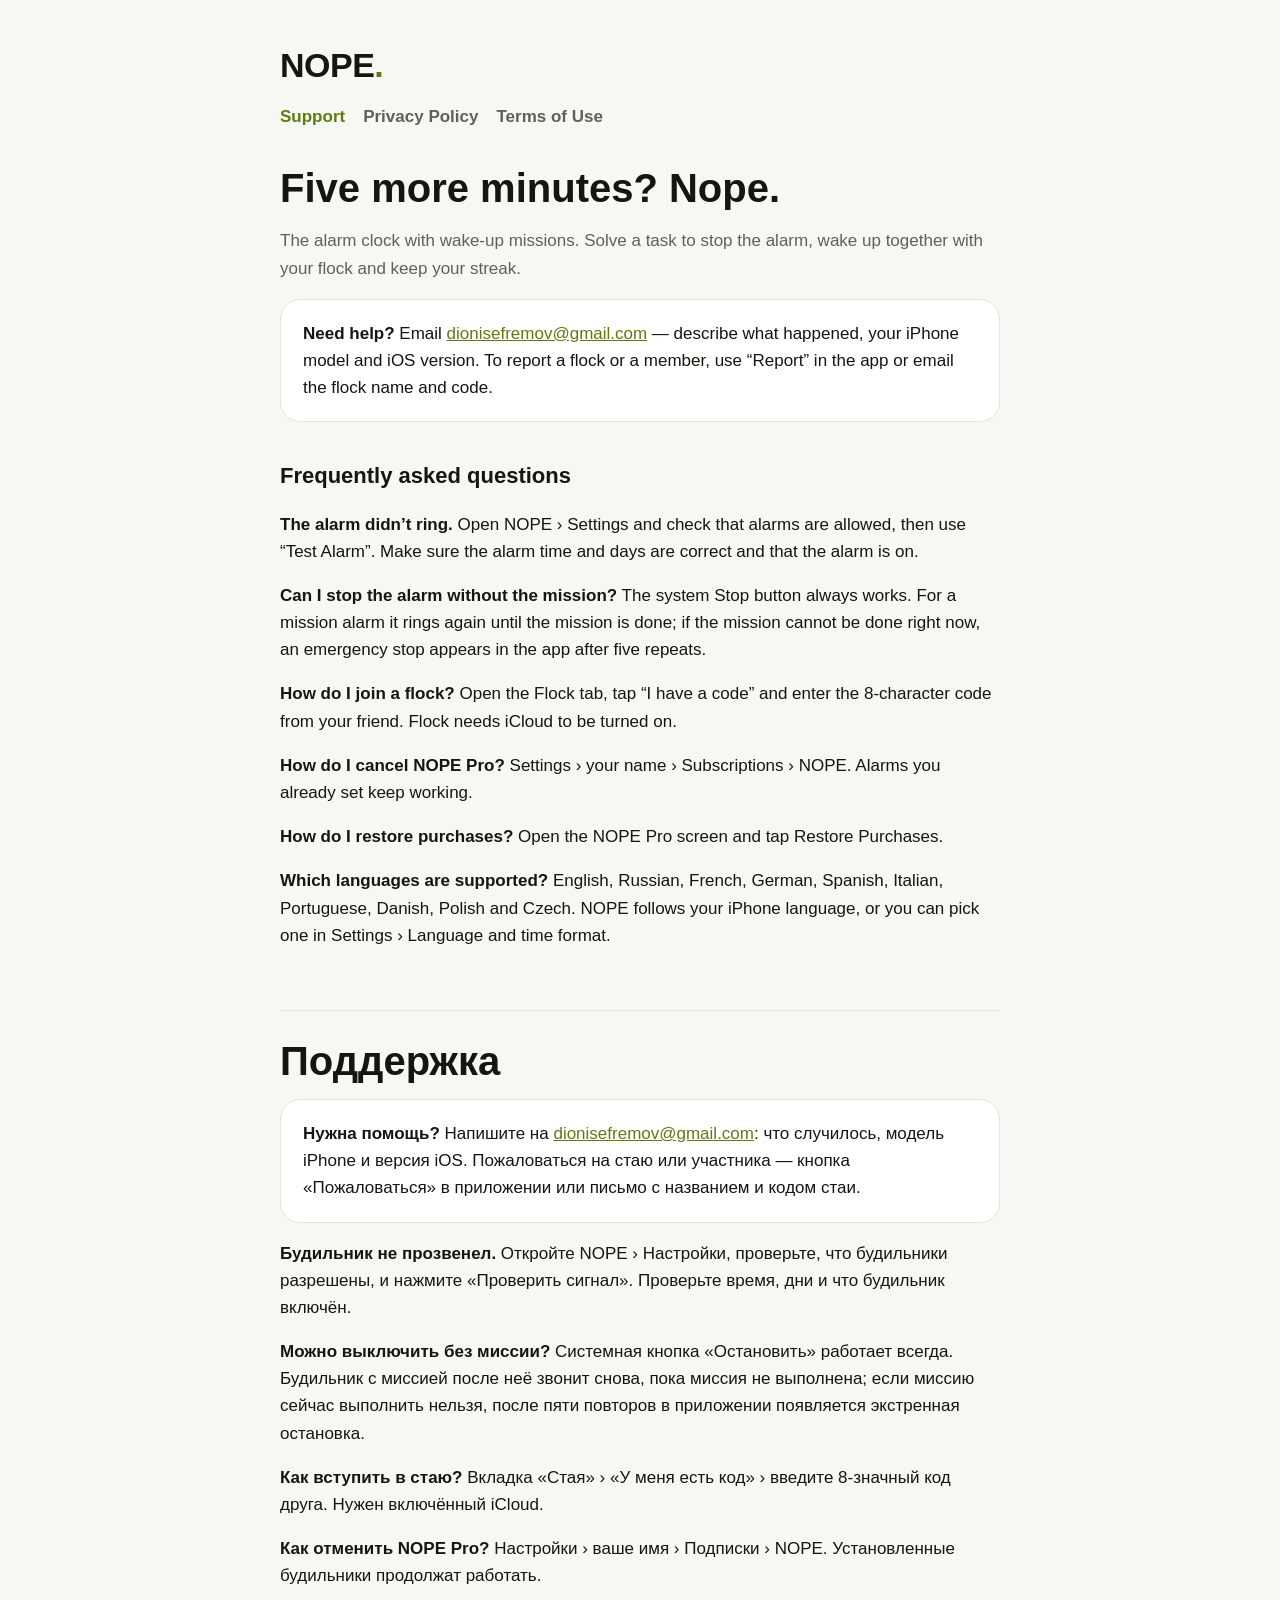
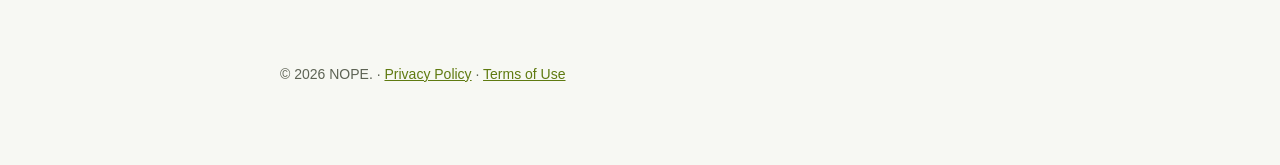
<file: index.html>
<!doctype html>
<html lang="en">
<head>
<meta charset="utf-8">
<meta name="viewport" content="width=device-width, initial-scale=1">
<title>NOPE Support</title>
<meta name="description" content="Support for NOPE — the alarm clock with wake-up missions for iPhone.">
<link rel="stylesheet" href="style.css">
</head>
<body>
<main>
<a class="brand" href="./">NOPE<span>.</span></a>
<nav><a href="./" aria-current="page">Support</a><a href="privacy.html">Privacy Policy</a><a href="terms.html">Terms of Use</a></nav>

<h1>Five more minutes? Nope.</h1>
<p class="muted">The alarm clock with wake-up missions. Solve a task to stop the alarm, wake up together with your flock and keep your streak.</p>

<div class="card"><strong>Need help?</strong> Email <a href="mailto:dionisefremov@gmail.com?subject=NOPE%20support">dionisefremov@gmail.com</a> — describe what happened, your iPhone model and iOS version. To report a flock or a member, use “Report” in the app or email the flock name and code.</div>

<h2>Frequently asked questions</h2>
<p><strong>The alarm didn’t ring.</strong> Open NOPE › Settings and check that alarms are allowed, then use “Test Alarm”. Make sure the alarm time and days are correct and that the alarm is on.</p>
<p><strong>Can I stop the alarm without the mission?</strong> The system Stop button always works. For a mission alarm it rings again until the mission is done; if the mission cannot be done right now, an emergency stop appears in the app after five repeats.</p>
<p><strong>How do I join a flock?</strong> Open the Flock tab, tap “I have a code” and enter the 8-character code from your friend. Flock needs iCloud to be turned on.</p>
<p><strong>How do I cancel NOPE Pro?</strong> Settings › your name › Subscriptions › NOPE. Alarms you already set keep working.</p>
<p><strong>How do I restore purchases?</strong> Open the NOPE Pro screen and tap Restore Purchases.</p>
<p><strong>Which languages are supported?</strong> English, Russian, French, German, Spanish, Italian, Portuguese, Danish, Polish and Czech. NOPE follows your iPhone language, or you can pick one in Settings › Language and time format.</p>

<section class="lang" lang="ru">
<h1>Поддержка</h1>
<div class="card"><strong>Нужна помощь?</strong> Напишите на <a href="mailto:dionisefremov@gmail.com?subject=NOPE">dionisefremov@gmail.com</a>: что случилось, модель iPhone и версия iOS. Пожаловаться на стаю или участника — кнопка «Пожаловаться» в приложении или письмо с названием и кодом стаи.</div>
<p><strong>Будильник не прозвенел.</strong> Откройте NOPE › Настройки, проверьте, что будильники разрешены, и нажмите «Проверить сигнал». Проверьте время, дни и что будильник включён.</p>
<p><strong>Можно выключить без миссии?</strong> Системная кнопка «Остановить» работает всегда. Будильник с миссией после неё звонит снова, пока миссия не выполнена; если миссию сейчас выполнить нельзя, после пяти повторов в приложении появляется экстренная остановка.</p>
<p><strong>Как вступить в стаю?</strong> Вкладка «Стая» › «У меня есть код» › введите 8-значный код друга. Нужен включённый iCloud.</p>
<p><strong>Как отменить NOPE Pro?</strong> Настройки › ваше имя › Подписки › NOPE. Установленные будильники продолжат работать.</p>
</section>

<footer>© 2026 NOPE. · <a href="privacy.html">Privacy Policy</a> · <a href="terms.html">Terms of Use</a></footer>
</main>
</body>
</html>
</file>
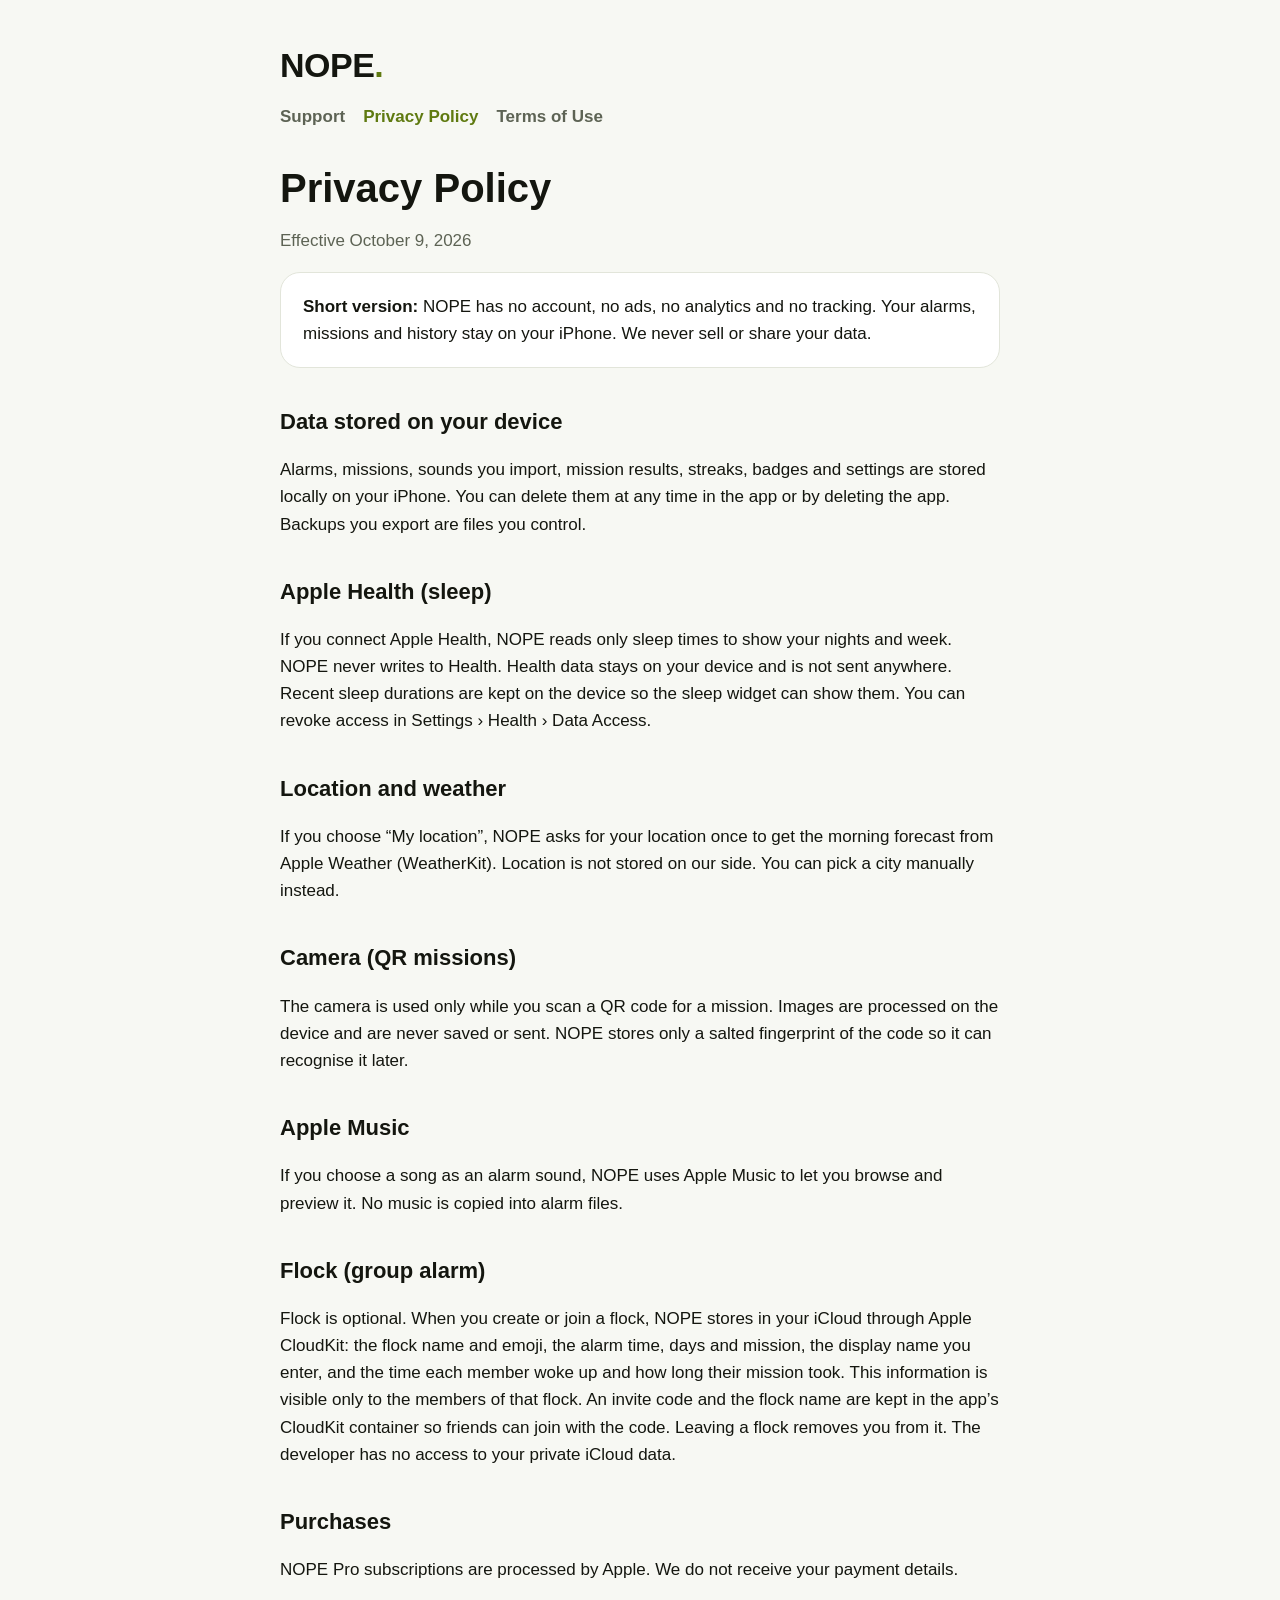
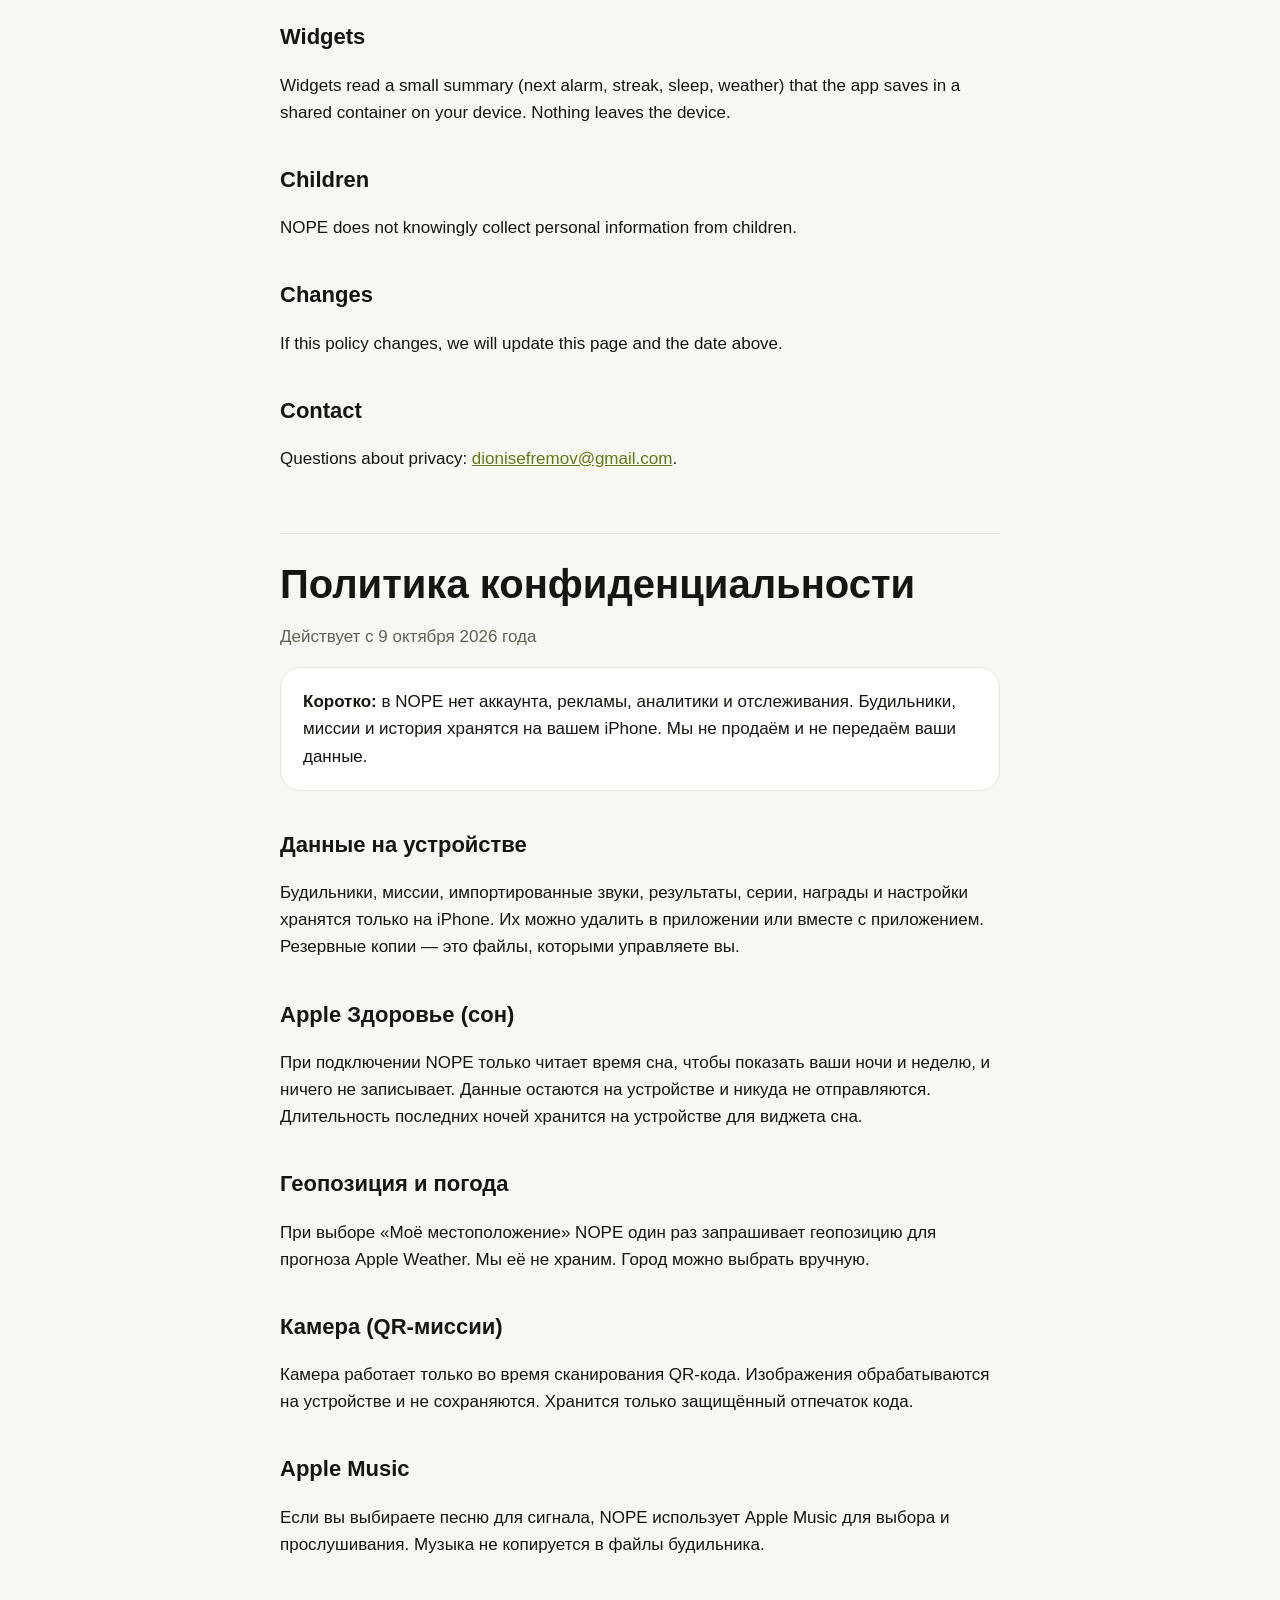
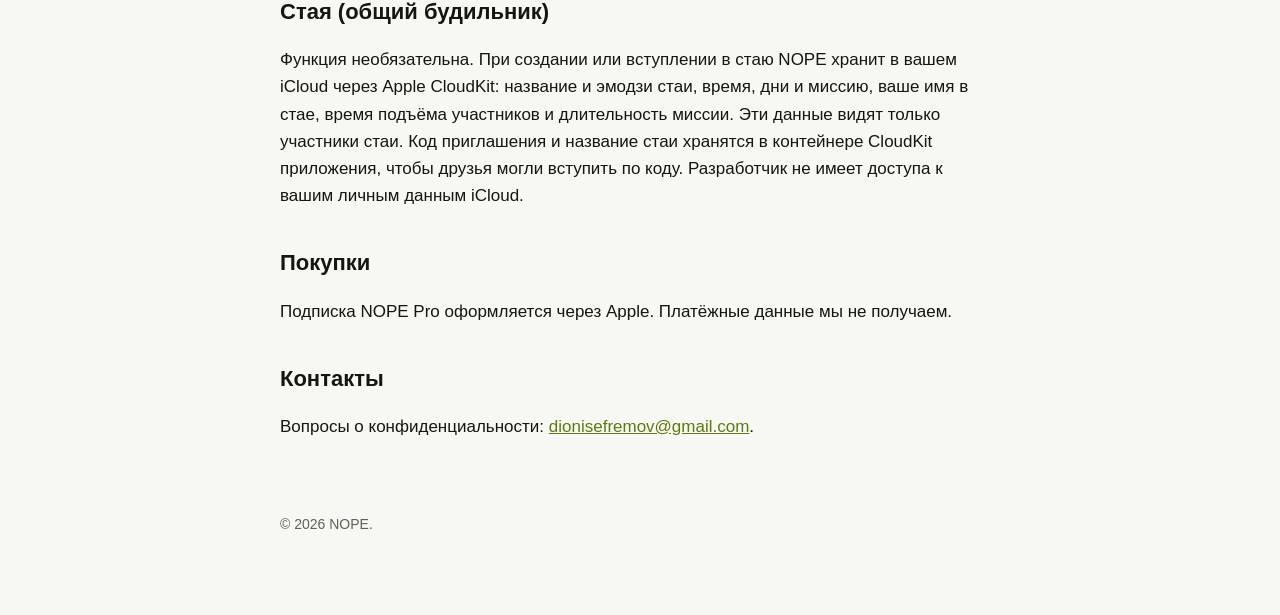
<file: privacy.html>
<!doctype html>
<html lang="en">
<head>
<meta charset="utf-8">
<meta name="viewport" content="width=device-width, initial-scale=1">
<title>NOPE Privacy Policy</title>
<meta name="description" content="Privacy Policy for NOPE, the alarm clock with wake-up missions for iPhone.">
<link rel="stylesheet" href="style.css">
</head>
<body>
<main>
<a class="brand" href="./">NOPE<span>.</span></a>
<nav><a href="./">Support</a><a href="privacy.html" aria-current="page">Privacy Policy</a><a href="terms.html">Terms of Use</a></nav>

<h1>Privacy Policy</h1>
<p class="muted">Effective October 9, 2026</p>

<div class="card"><strong>Short version:</strong> NOPE has no account, no ads, no analytics and no tracking. Your alarms, missions and history stay on your iPhone. We never sell or share your data.</div>

<h2>Data stored on your device</h2>
<p>Alarms, missions, sounds you import, mission results, streaks, badges and settings are stored locally on your iPhone. You can delete them at any time in the app or by deleting the app. Backups you export are files you control.</p>

<h2>Apple Health (sleep)</h2>
<p>If you connect Apple Health, NOPE reads only sleep times to show your nights and week. NOPE never writes to Health. Health data stays on your device and is not sent anywhere. Recent sleep durations are kept on the device so the sleep widget can show them. You can revoke access in Settings › Health › Data Access.</p>

<h2>Location and weather</h2>
<p>If you choose “My location”, NOPE asks for your location once to get the morning forecast from Apple Weather (WeatherKit). Location is not stored on our side. You can pick a city manually instead.</p>

<h2>Camera (QR missions)</h2>
<p>The camera is used only while you scan a QR code for a mission. Images are processed on the device and are never saved or sent. NOPE stores only a salted fingerprint of the code so it can recognise it later.</p>

<h2>Apple Music</h2>
<p>If you choose a song as an alarm sound, NOPE uses Apple Music to let you browse and preview it. No music is copied into alarm files.</p>

<h2>Flock (group alarm)</h2>
<p>Flock is optional. When you create or join a flock, NOPE stores in your iCloud through Apple CloudKit: the flock name and emoji, the alarm time, days and mission, the display name you enter, and the time each member woke up and how long their mission took. This information is visible only to the members of that flock. An invite code and the flock name are kept in the app’s CloudKit container so friends can join with the code. Leaving a flock removes you from it. The developer has no access to your private iCloud data.</p>

<h2>Purchases</h2>
<p>NOPE Pro subscriptions are processed by Apple. We do not receive your payment details.</p>

<h2>Widgets</h2>
<p>Widgets read a small summary (next alarm, streak, sleep, weather) that the app saves in a shared container on your device. Nothing leaves the device.</p>

<h2>Children</h2>
<p>NOPE does not knowingly collect personal information from children.</p>

<h2>Changes</h2>
<p>If this policy changes, we will update this page and the date above.</p>

<h2>Contact</h2>
<p>Questions about privacy: <a href="mailto:dionisefremov@gmail.com">dionisefremov@gmail.com</a>.</p>

<section class="lang" lang="ru">
<h1>Политика конфиденциальности</h1>
<p class="muted">Действует с 9 октября 2026 года</p>
<div class="card"><strong>Коротко:</strong> в NOPE нет аккаунта, рекламы, аналитики и отслеживания. Будильники, миссии и история хранятся на вашем iPhone. Мы не продаём и не передаём ваши данные.</div>
<h2>Данные на устройстве</h2>
<p>Будильники, миссии, импортированные звуки, результаты, серии, награды и настройки хранятся только на iPhone. Их можно удалить в приложении или вместе с приложением. Резервные копии — это файлы, которыми управляете вы.</p>
<h2>Apple Здоровье (сон)</h2>
<p>При подключении NOPE только читает время сна, чтобы показать ваши ночи и неделю, и ничего не записывает. Данные остаются на устройстве и никуда не отправляются. Длительность последних ночей хранится на устройстве для виджета сна.</p>
<h2>Геопозиция и погода</h2>
<p>При выборе «Моё местоположение» NOPE один раз запрашивает геопозицию для прогноза Apple Weather. Мы её не храним. Город можно выбрать вручную.</p>
<h2>Камера (QR-миссии)</h2>
<p>Камера работает только во время сканирования QR-кода. Изображения обрабатываются на устройстве и не сохраняются. Хранится только защищённый отпечаток кода.</p>
<h2>Apple Music</h2>
<p>Если вы выбираете песню для сигнала, NOPE использует Apple Music для выбора и прослушивания. Музыка не копируется в файлы будильника.</p>
<h2>Стая (общий будильник)</h2>
<p>Функция необязательна. При создании или вступлении в стаю NOPE хранит в вашем iCloud через Apple CloudKit: название и эмодзи стаи, время, дни и миссию, ваше имя в стае, время подъёма участников и длительность миссии. Эти данные видят только участники стаи. Код приглашения и название стаи хранятся в контейнере CloudKit приложения, чтобы друзья могли вступить по коду. Разработчик не имеет доступа к вашим личным данным iCloud.</p>
<h2>Покупки</h2>
<p>Подписка NOPE Pro оформляется через Apple. Платёжные данные мы не получаем.</p>
<h2>Контакты</h2>
<p>Вопросы о конфиденциальности: <a href="mailto:dionisefremov@gmail.com">dionisefremov@gmail.com</a>.</p>
</section>

<footer>© 2026 NOPE.</footer>
</main>
</body>
</html>
</file>
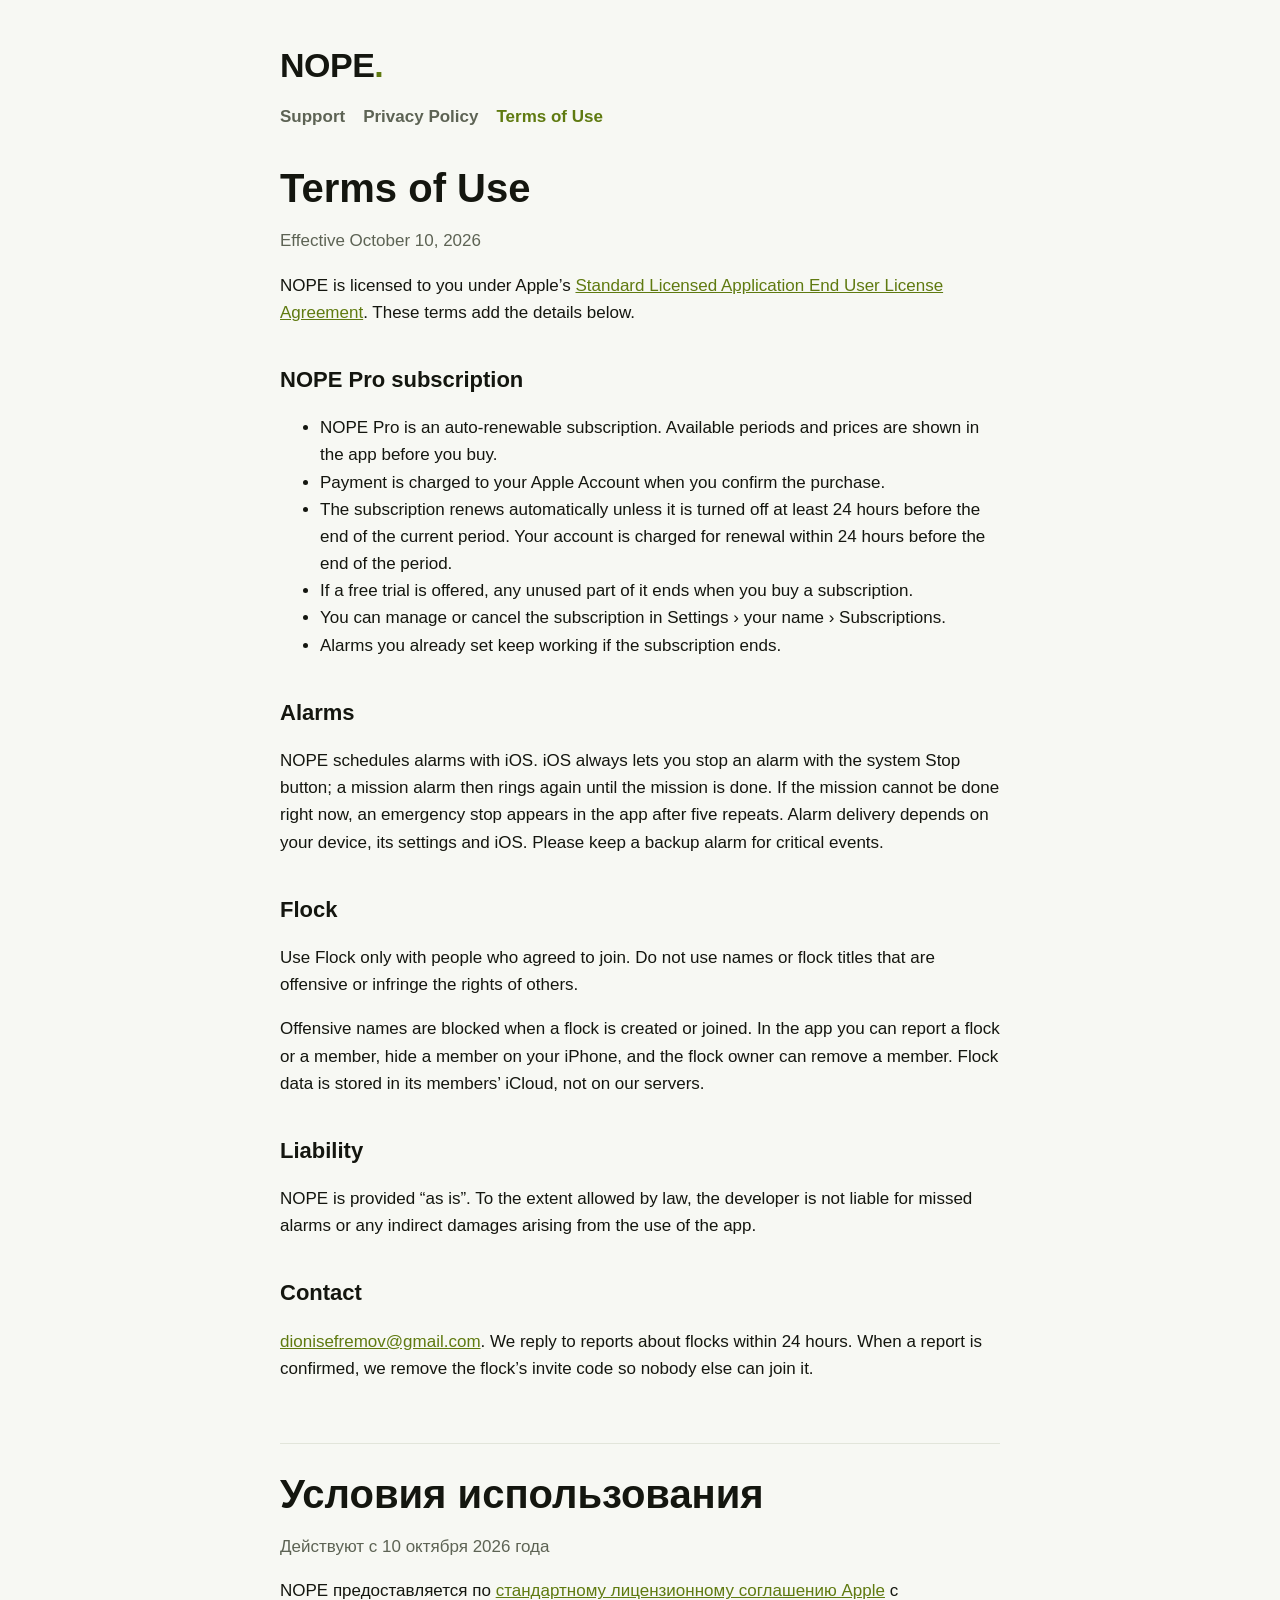
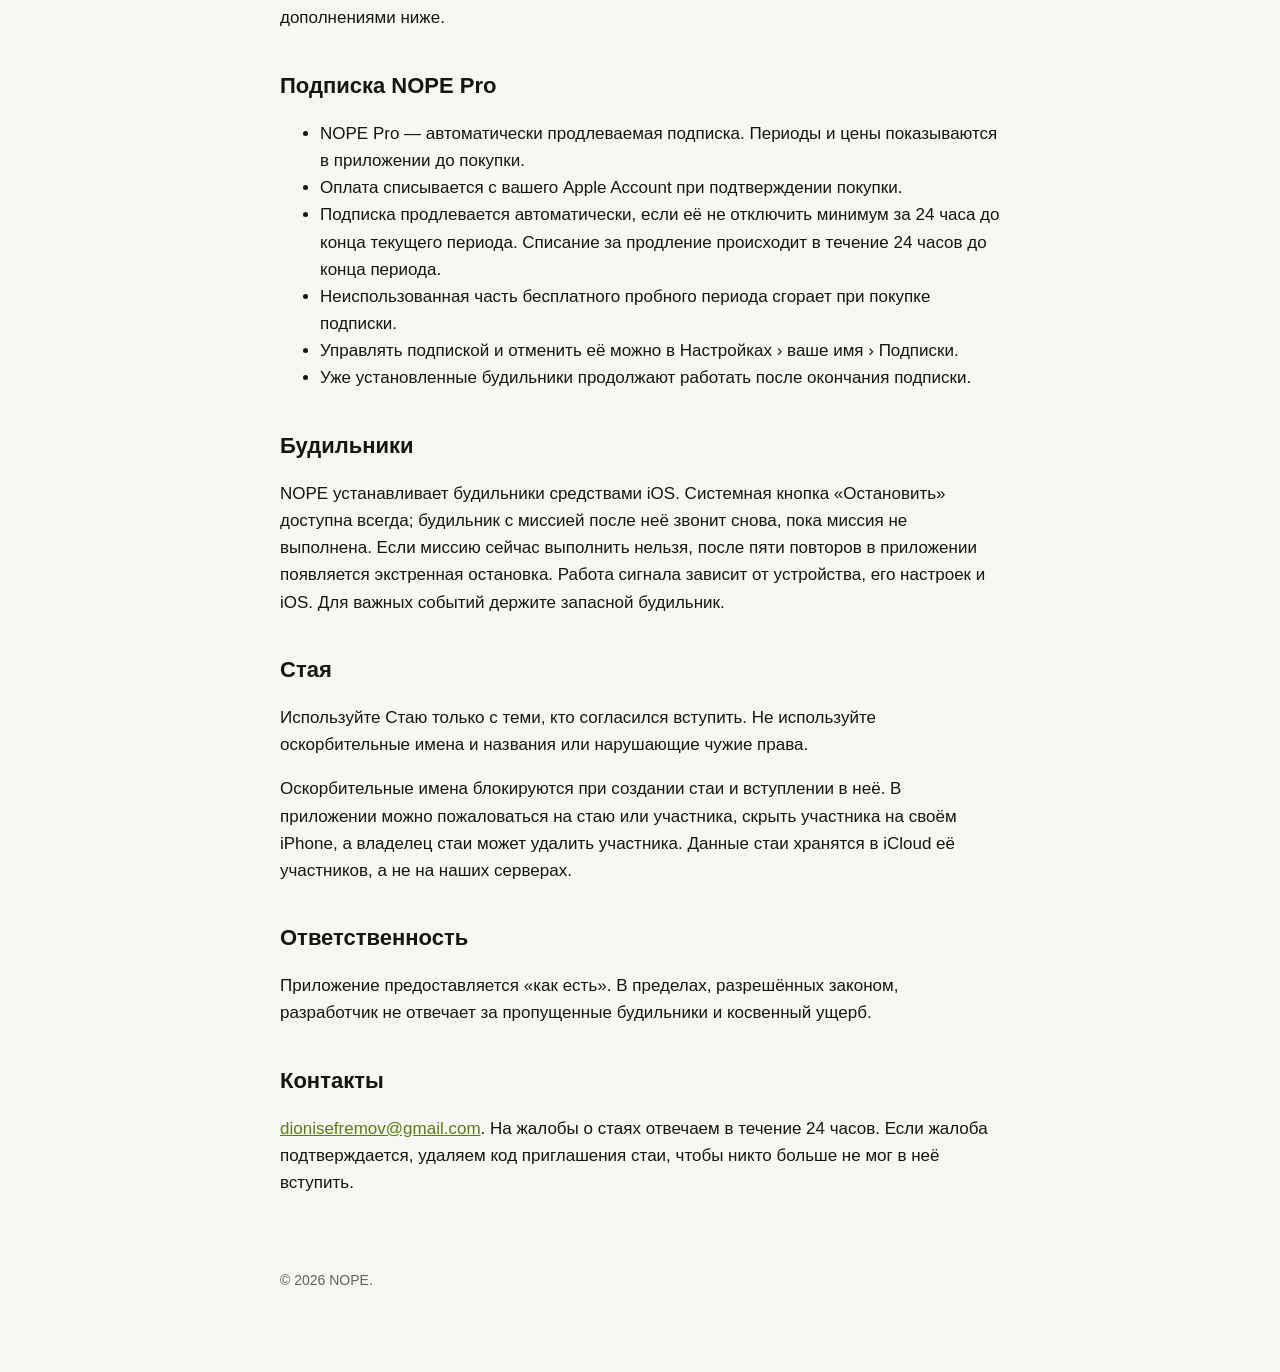
<file: terms.html>
<!doctype html>
<html lang="en">
<head>
<meta charset="utf-8">
<meta name="viewport" content="width=device-width, initial-scale=1">
<title>NOPE Terms of Use</title>
<meta name="description" content="Terms of Use and subscription terms for NOPE, the alarm clock with wake-up missions for iPhone.">
<link rel="stylesheet" href="style.css">
</head>
<body>
<main>
<a class="brand" href="./">NOPE<span>.</span></a>
<nav><a href="./">Support</a><a href="privacy.html">Privacy Policy</a><a href="terms.html" aria-current="page">Terms of Use</a></nav>

<h1>Terms of Use</h1>
<p class="muted">Effective October 10, 2026</p>

<p>NOPE is licensed to you under Apple’s <a href="https://www.apple.com/legal/internet-services/itunes/dev/stdeula/">Standard Licensed Application End User License Agreement</a>. These terms add the details below.</p>

<h2>NOPE Pro subscription</h2>
<ul>
<li>NOPE Pro is an auto-renewable subscription. Available periods and prices are shown in the app before you buy.</li>
<li>Payment is charged to your Apple Account when you confirm the purchase.</li>
<li>The subscription renews automatically unless it is turned off at least 24 hours before the end of the current period. Your account is charged for renewal within 24 hours before the end of the period.</li>
<li>If a free trial is offered, any unused part of it ends when you buy a subscription.</li>
<li>You can manage or cancel the subscription in Settings › your name › Subscriptions.</li>
<li>Alarms you already set keep working if the subscription ends.</li>
</ul>

<h2>Alarms</h2>
<p>NOPE schedules alarms with iOS. iOS always lets you stop an alarm with the system Stop button; a mission alarm then rings again until the mission is done. If the mission cannot be done right now, an emergency stop appears in the app after five repeats. Alarm delivery depends on your device, its settings and iOS. Please keep a backup alarm for critical events.</p>

<h2>Flock</h2>
<p>Use Flock only with people who agreed to join. Do not use names or flock titles that are offensive or infringe the rights of others.</p>
<p>Offensive names are blocked when a flock is created or joined. In the app you can report a flock or a member, hide a member on your iPhone, and the flock owner can remove a member. Flock data is stored in its members’ iCloud, not on our servers.</p>

<h2>Liability</h2>
<p>NOPE is provided “as is”. To the extent allowed by law, the developer is not liable for missed alarms or any indirect damages arising from the use of the app.</p>

<h2>Contact</h2>
<p><a href="mailto:dionisefremov@gmail.com">dionisefremov@gmail.com</a>. We reply to reports about flocks within 24 hours. When a report is confirmed, we remove the flock’s invite code so nobody else can join it.</p>

<section class="lang" lang="ru">
<h1>Условия использования</h1>
<p class="muted">Действуют с 10 октября 2026 года</p>
<p>NOPE предоставляется по <a href="https://www.apple.com/legal/internet-services/itunes/dev/stdeula/">стандартному лицензионному соглашению Apple</a> с дополнениями ниже.</p>
<h2>Подписка NOPE Pro</h2>
<ul>
<li>NOPE Pro — автоматически продлеваемая подписка. Периоды и цены показываются в приложении до покупки.</li>
<li>Оплата списывается с вашего Apple Account при подтверждении покупки.</li>
<li>Подписка продлевается автоматически, если её не отключить минимум за 24 часа до конца текущего периода. Списание за продление происходит в течение 24 часов до конца периода.</li>
<li>Неиспользованная часть бесплатного пробного периода сгорает при покупке подписки.</li>
<li>Управлять подпиской и отменить её можно в Настройках › ваше имя › Подписки.</li>
<li>Уже установленные будильники продолжают работать после окончания подписки.</li>
</ul>
<h2>Будильники</h2>
<p>NOPE устанавливает будильники средствами iOS. Системная кнопка «Остановить» доступна всегда; будильник с миссией после неё звонит снова, пока миссия не выполнена. Если миссию сейчас выполнить нельзя, после пяти повторов в приложении появляется экстренная остановка. Работа сигнала зависит от устройства, его настроек и iOS. Для важных событий держите запасной будильник.</p>
<h2>Стая</h2>
<p>Используйте Стаю только с теми, кто согласился вступить. Не используйте оскорбительные имена и названия или нарушающие чужие права.</p>
<p>Оскорбительные имена блокируются при создании стаи и вступлении в неё. В приложении можно пожаловаться на стаю или участника, скрыть участника на своём iPhone, а владелец стаи может удалить участника. Данные стаи хранятся в iCloud её участников, а не на наших серверах.</p>
<h2>Ответственность</h2>
<p>Приложение предоставляется «как есть». В пределах, разрешённых законом, разработчик не отвечает за пропущенные будильники и косвенный ущерб.</p>
<h2>Контакты</h2>
<p><a href="mailto:dionisefremov@gmail.com">dionisefremov@gmail.com</a>. На жалобы о стаях отвечаем в течение 24 часов. Если жалоба подтверждается, удаляем код приглашения стаи, чтобы никто больше не мог в неё вступить.</p>
</section>

<footer>© 2026 NOPE.</footer>
</main>
</body>
</html>
</file>
<file: style.css>
:root{--bg:#0a0b09;--card:#15170f;--text:#f2f4ec;--muted:#a3a99a;--lime:#d8f76f;--line:#2a2e22}
@media (prefers-color-scheme: light){:root{--bg:#f7f8f3;--card:#ffffff;--text:#14160f;--muted:#5d6354;--lime:#5f7a10;--line:#e2e5da}}
*{box-sizing:border-box}
body{margin:0;background:var(--bg);color:var(--text);font:17px/1.6 -apple-system,BlinkMacSystemFont,"SF Pro Text","Segoe UI",Roboto,sans-serif}
main{max-width:760px;margin:0 auto;padding:48px 20px 80px}
.brand{font:900 34px/1 ui-rounded,"SF Pro Rounded",-apple-system,sans-serif;letter-spacing:-.5px;text-decoration:none;color:var(--text)}
.brand span{color:var(--lime)}
nav{display:flex;gap:18px;flex-wrap:wrap;margin:18px 0 36px}
nav a{color:var(--muted);text-decoration:none;font-weight:600}
nav a:hover,nav a[aria-current]{color:var(--lime)}
h1{font:900 40px/1.1 ui-rounded,"SF Pro Rounded",-apple-system,sans-serif;margin:0 0 8px}
h2{font-size:22px;margin:36px 0 8px}
p,li{color:var(--text)}
.muted{color:var(--muted)}
a{color:var(--lime)}
.card{background:var(--card);border:1px solid var(--line);border-radius:20px;padding:20px 22px;margin:16px 0}
.lang{display:inline-block;margin-top:44px;padding-top:28px;border-top:1px solid var(--line);width:100%}
footer{margin-top:56px;color:var(--muted);font-size:14px}
</file>
